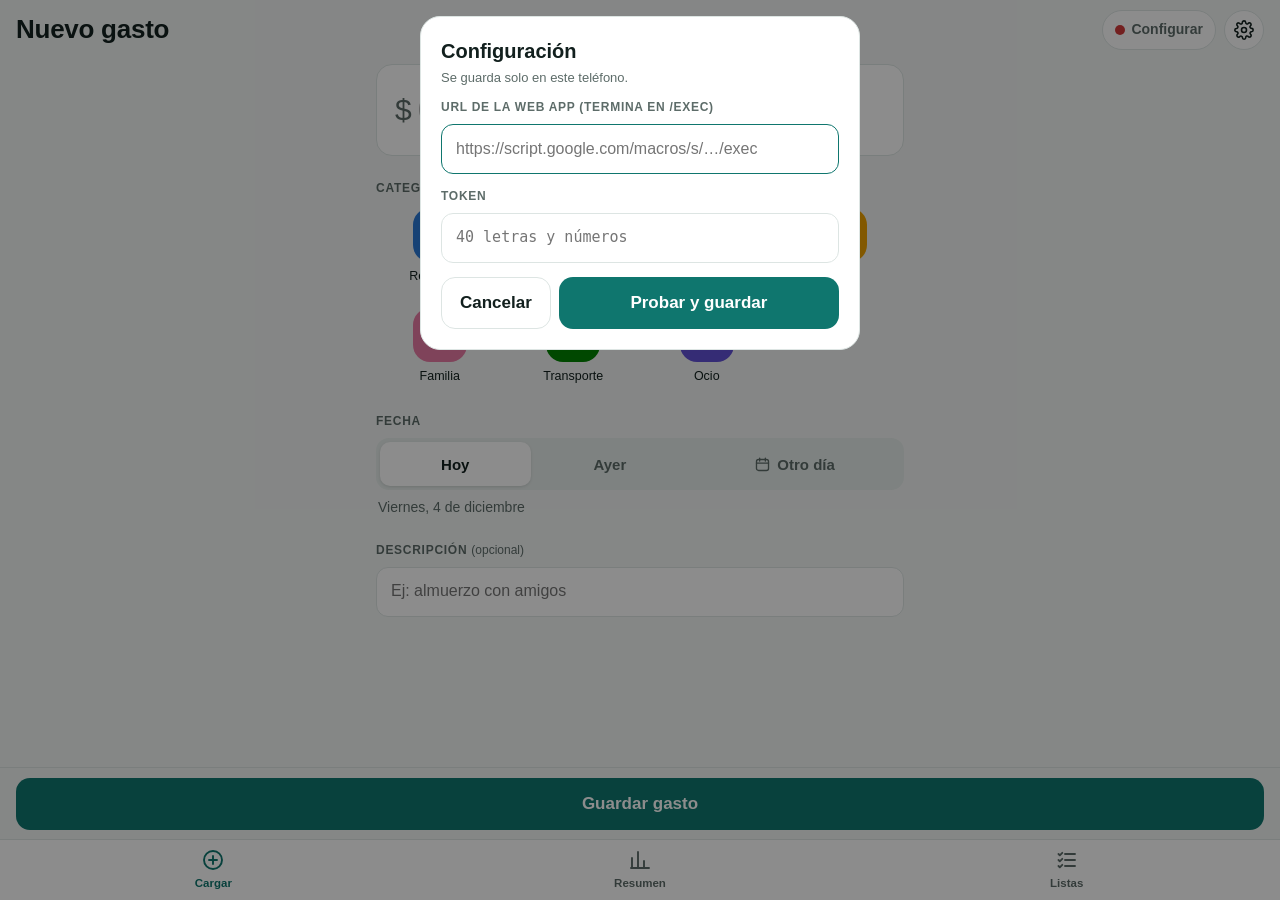
<file: index.html>
<!doctype html>
<html lang="es-AR">
<head>
  <meta charset="utf-8">
  <meta name="viewport" content="width=device-width, initial-scale=1, viewport-fit=cover">
  <title>Gastos</title>
  <meta name="theme-color" content="#0f766e">
  <meta name="apple-mobile-web-app-capable" content="yes">
  <meta name="mobile-web-app-capable" content="yes">
  <meta name="apple-mobile-web-app-status-bar-style" content="black-translucent">
  <meta name="apple-mobile-web-app-title" content="Gastos">
  <link rel="manifest" href="./manifest.json">
  <link rel="apple-touch-icon" href="./icons/icon-180.png?v=2">
  <link rel="icon" type="image/png" href="./icons/icon-192.png?v=2">
  <link rel="stylesheet" href="./styles.css">
</head>
<body class="en-cargar">
  <header class="top">
    <h1 id="titulo">Nuevo gasto</h1>
    <div class="top-actions">
      <button id="estado" class="estado" type="button" aria-label="Estado de sincronización">
        <span class="estado-punto" aria-hidden="true"></span><span class="estado-txt"></span>
      </button>
      <button id="btn-config" class="icon-btn" type="button" aria-label="Configuración" data-icono="ajustes"></button>
    </div>
  </header>

  <main>
    <!-- CARGAR / EDITAR -->
    <section id="vista-cargar" class="vista activa">
      <form id="form" autocomplete="off" novalidate>
        <div class="monto-wrap">
          <span class="signo" aria-hidden="true">$</span>
          <input id="monto" name="monto" type="text" inputmode="decimal" placeholder="0" enterkeyhint="done" autocomplete="off" aria-label="Monto" required>
          <button id="monto-borrar" class="monto-x" type="button" aria-label="Borrar monto" hidden>×</button>
        </div>

        <fieldset class="campo">
          <legend class="etiqueta">Categoría</legend>
          <div id="categorias" class="cat-grid"></div>
        </fieldset>

        <div class="campo">
          <span class="etiqueta" id="lbl-fecha">Fecha</span>
          <div class="segmento" role="group" aria-labelledby="lbl-fecha">
            <button type="button" class="seg" data-dias="0">Hoy</button>
            <button type="button" class="seg" data-dias="1">Ayer</button>
            <label class="seg seg-otro" id="seg-otro">
              <span data-icono="calendario"></span><span id="fecha-otro-txt">Otro día</span>
              <input id="fecha" name="fecha" type="date" required aria-label="Elegir otro día">
            </label>
          </div>
          <p id="fecha-larga" class="fecha-larga"></p>
        </div>

        <div class="campo">
          <label class="etiqueta" for="descripcion">Descripción <span class="opcional">(opcional)</span></label>
          <input id="descripcion" name="descripcion" type="text" maxlength="200" placeholder="Ej: almuerzo con amigos">
        </div>

        <p id="error-form" class="error" hidden></p>
      </form>
    </section>

    <!-- RESUMEN -->
    <section id="vista-resumen" class="vista">
      <div class="mes-nav">
        <button id="mes-ant" class="icon-btn" type="button" aria-label="Mes anterior" data-icono="izquierda"></button>
        <h2 id="mes-label">—</h2>
        <button id="mes-sig" class="icon-btn" type="button" aria-label="Mes siguiente" data-icono="derecha"></button>
      </div>

      <section class="tarjeta hero" aria-labelledby="total-etq">
        <span id="total-etq" class="etiqueta">Total del mes</span>
        <strong id="total-mes" class="total-num">$ 0</strong>
        <p id="hero-detalle" class="hero-detalle"></p>
        <p id="comparacion" class="comparacion" hidden></p>
      </section>

      <section class="tarjeta">
        <h3 class="etiqueta">Por categoría</h3>
        <ul id="por-categoria" class="barras"></ul>
      </section>

      <section class="tarjeta" id="card-gastos">
        <div class="card-head">
          <h3 class="etiqueta">Gastos</h3>
          <button id="filtro-chip" class="filtro-chip" type="button" aria-label="Quitar filtro" hidden>
            <span id="filtro-texto"></span><span class="x" aria-hidden="true">×</span>
          </button>
        </div>
        <div id="lista"></div>
      </section>
    </section>

    <!-- LISTAS -->
    <section id="vista-listas" class="vista">
      <div id="listas-indice" class="listas-indice">
        <p id="listas-aviso" class="aviso" hidden></p>
        <ul id="listas-ul" class="listas-ul"></ul>
        <form id="form-nueva-lista" class="fila-agregar" autocomplete="off">
          <input id="nueva-lista" type="text" maxlength="60" placeholder="Nueva lista, ej: Supermercado" aria-label="Nombre de la nueva lista" enterkeyhint="done">
          <button type="submit" class="icon-btn agregar" aria-label="Crear lista" data-icono="mas"></button>
        </form>
      </div>

      <div id="lista-detalle" class="lista-detalle" hidden>
        <div class="detalle-nav">
          <button id="lista-volver" class="volver" type="button"><span data-icono="izquierda"></span>Listas</button>
          <button id="lista-menu" class="icon-btn" type="button" aria-label="Opciones de la lista" data-icono="opciones"></button>
        </div>
        <form id="form-item" class="fila-agregar" autocomplete="off">
          <input id="nuevo-item" type="text" maxlength="200" placeholder="Agregar ítem" aria-label="Nuevo ítem" enterkeyhint="send">
          <button type="submit" class="icon-btn agregar" aria-label="Agregar ítem" data-icono="mas"></button>
        </form>
        <ul id="items-ul" class="items-ul"></ul>
        <p id="items-resumen" class="items-resumen"></p>
      </div>
    </section>
  </main>

  <!-- Acción principal fija (solo en Cargar) -->
  <div class="barra-accion" id="barra-accion">
    <button id="btn-borrar" class="icon-btn peligro" type="button" aria-label="Borrar gasto" data-icono="papelera" hidden></button>
    <button id="btn-cancelar" class="secundario" type="button" hidden>Cancelar</button>
    <button id="btn-guardar" class="primario" type="submit" form="form">Guardar gasto</button>
  </div>

  <nav class="tabs">
    <button class="tab activa" data-vista="cargar" type="button"><span data-icono="mas"></span>Cargar</button>
    <button class="tab" data-vista="resumen" type="button"><span data-icono="resumen"></span>Resumen</button>
    <button class="tab" data-vista="listas" type="button"><span data-icono="listas"></span>Listas</button>
  </nav>

  <dialog id="dlg-lista">
    <form id="form-renombrar" autocomplete="off" novalidate>
      <h2>Opciones de la lista</h2>
      <label class="etiqueta" for="lista-nuevo-nombre">Nombre</label>
      <div class="fila-agregar">
        <input id="lista-nuevo-nombre" type="text" maxlength="60">
        <button type="submit" class="secundario">Guardar</button>
      </div>
      <div class="menu-acciones">
        <button id="op-desmarcar" type="button" class="secundario">Desmarcar todo</button>
        <button id="op-limpiar" type="button" class="secundario">Borrar tachados</button>
        <button id="op-borrar-lista" type="button" class="secundario texto-peligro">Borrar la lista</button>
        <button id="op-cerrar" type="button" class="primario" autofocus>Listo</button>
      </div>
    </form>
  </dialog>

  <dialog id="dlg-config">
    <form id="form-config" autocomplete="off" novalidate>
      <h2>Configuración</h2>
      <p class="sub">Se guarda solo en este teléfono.</p>
      <p id="cfg-msg" class="cfg-msg" aria-live="polite" hidden></p>
      <label class="etiqueta" for="cfg-url">URL de la Web App (termina en /exec)</label>
      <input id="cfg-url" type="text" inputmode="url" placeholder="https://script.google.com/macros/s/…/exec" autocapitalize="off" autocorrect="off" autocomplete="off" spellcheck="false">
      <label class="etiqueta" for="cfg-token">Token</label>
      <input id="cfg-token" type="text" autocapitalize="off" autocorrect="off" autocomplete="off" spellcheck="false" placeholder="40 letras y números">
      <div class="acciones">
        <button id="cfg-cancelar" class="secundario" type="button">Cancelar</button>
        <button id="cfg-guardar" class="primario" type="button">Probar y guardar</button>
      </div>
    </form>
  </dialog>

  <div id="toast" class="toast" role="status" hidden></div>

  <script src="./app.js"></script>
</body>
</html>
</file>
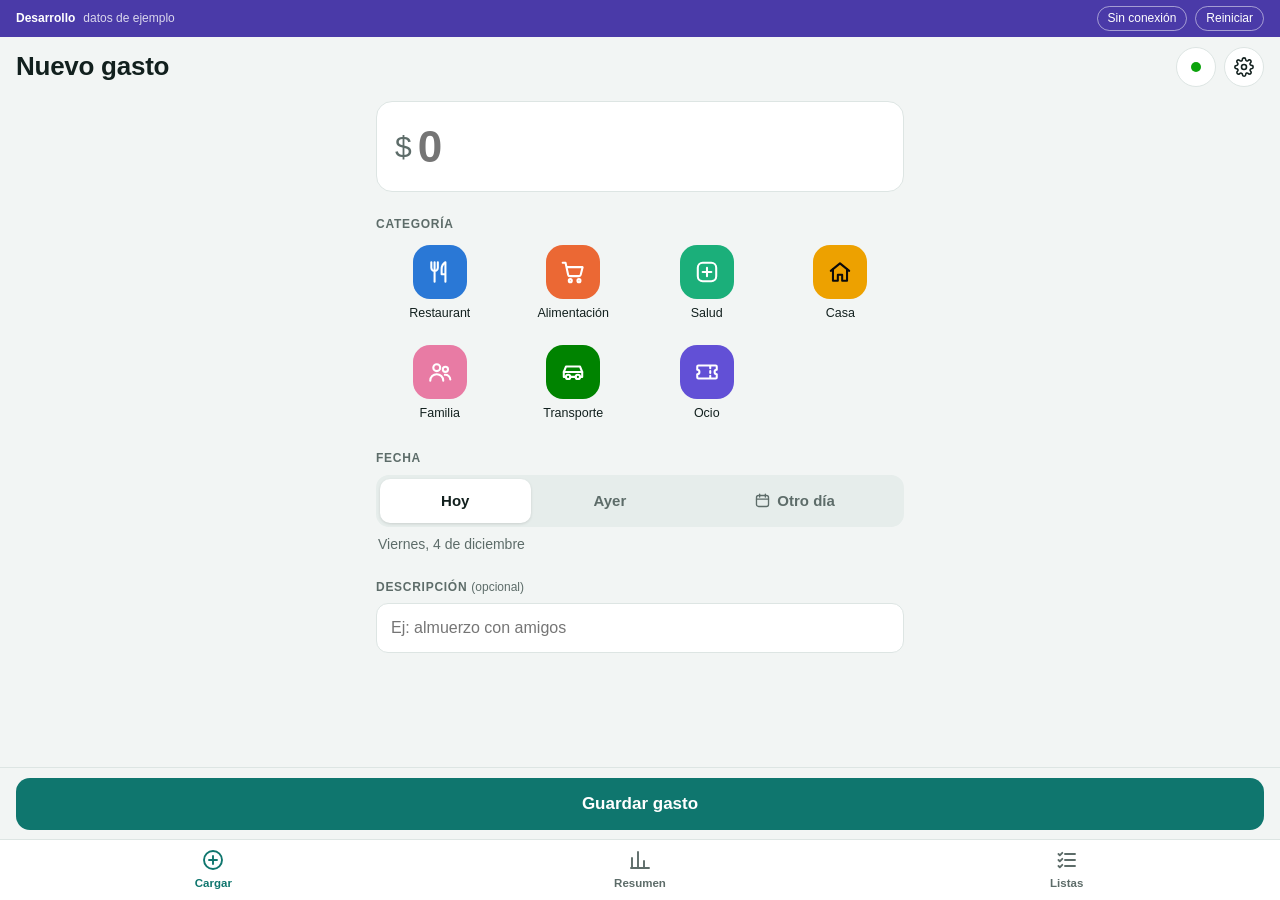
<file: dev/index.html>
<!doctype html>
<html lang="es-AR">
<head>
  <meta charset="utf-8">
  <meta name="viewport" content="width=device-width, initial-scale=1, viewport-fit=cover">
  <title>Gastos (desarrollo)</title>
  <meta name="theme-color" content="#0f766e">
  <meta name="apple-mobile-web-app-capable" content="yes">
  <meta name="mobile-web-app-capable" content="yes">
  <meta name="apple-mobile-web-app-status-bar-style" content="black-translucent">
  <meta name="apple-mobile-web-app-title" content="Gastos">
  <link rel="manifest" href="../manifest.json">
  <link rel="apple-touch-icon" href="../icons/icon-180.png?v=2">
  <link rel="icon" type="image/png" href="../icons/icon-192.png?v=2">
  <link rel="stylesheet" href="./styles.css">
  <script src="./mock.js"></script><!-- SOLO DESARROLLO: quitar al pasar a producción -->
</head>
<body class="en-cargar">
  <header class="top">
    <h1 id="titulo">Nuevo gasto</h1>
    <div class="top-actions">
      <button id="estado" class="estado" type="button" aria-label="Estado de sincronización">
        <span class="estado-punto" aria-hidden="true"></span><span class="estado-txt"></span>
      </button>
      <button id="btn-config" class="icon-btn" type="button" aria-label="Configuración" data-icono="ajustes"></button>
    </div>
  </header>

  <main>
    <!-- CARGAR / EDITAR -->
    <section id="vista-cargar" class="vista activa">
      <form id="form" autocomplete="off" novalidate>
        <div class="monto-wrap">
          <span class="signo" aria-hidden="true">$</span>
          <input id="monto" name="monto" type="text" inputmode="decimal" placeholder="0" enterkeyhint="done" autocomplete="off" aria-label="Monto" required>
          <button id="monto-borrar" class="monto-x" type="button" aria-label="Borrar monto" hidden>×</button>
        </div>

        <fieldset class="campo">
          <legend class="etiqueta">Categoría</legend>
          <div id="categorias" class="cat-grid"></div>
        </fieldset>

        <div class="campo">
          <span class="etiqueta" id="lbl-fecha">Fecha</span>
          <div class="segmento" role="group" aria-labelledby="lbl-fecha">
            <button type="button" class="seg" data-dias="0">Hoy</button>
            <button type="button" class="seg" data-dias="1">Ayer</button>
            <label class="seg seg-otro" id="seg-otro">
              <span data-icono="calendario"></span><span id="fecha-otro-txt">Otro día</span>
              <input id="fecha" name="fecha" type="date" required aria-label="Elegir otro día">
            </label>
          </div>
          <p id="fecha-larga" class="fecha-larga"></p>
        </div>

        <div class="campo">
          <label class="etiqueta" for="descripcion">Descripción <span class="opcional">(opcional)</span></label>
          <input id="descripcion" name="descripcion" type="text" maxlength="200" placeholder="Ej: almuerzo con amigos">
        </div>

        <p id="error-form" class="error" hidden></p>
      </form>
    </section>

    <!-- RESUMEN -->
    <section id="vista-resumen" class="vista">
      <div class="mes-nav">
        <button id="mes-ant" class="icon-btn" type="button" aria-label="Mes anterior" data-icono="izquierda"></button>
        <h2 id="mes-label">—</h2>
        <button id="mes-sig" class="icon-btn" type="button" aria-label="Mes siguiente" data-icono="derecha"></button>
      </div>

      <section class="tarjeta hero" aria-labelledby="total-etq">
        <span id="total-etq" class="etiqueta">Total del mes</span>
        <strong id="total-mes" class="total-num">$ 0</strong>
        <p id="hero-detalle" class="hero-detalle"></p>
        <p id="comparacion" class="comparacion" hidden></p>
      </section>

      <section class="tarjeta">
        <h3 class="etiqueta">Por categoría</h3>
        <ul id="por-categoria" class="barras"></ul>
      </section>

      <section class="tarjeta" id="card-gastos">
        <div class="card-head">
          <h3 class="etiqueta">Gastos</h3>
          <button id="filtro-chip" class="filtro-chip" type="button" aria-label="Quitar filtro" hidden>
            <span id="filtro-texto"></span><span class="x" aria-hidden="true">×</span>
          </button>
        </div>
        <div id="lista"></div>
      </section>
    </section>

    <!-- LISTAS -->
    <section id="vista-listas" class="vista">
      <div id="listas-indice" class="listas-indice">
        <p id="listas-aviso" class="aviso" hidden></p>
        <ul id="listas-ul" class="listas-ul"></ul>
        <form id="form-nueva-lista" class="fila-agregar" autocomplete="off">
          <input id="nueva-lista" type="text" maxlength="60" placeholder="Nueva lista, ej: Supermercado" aria-label="Nombre de la nueva lista" enterkeyhint="done">
          <button type="submit" class="icon-btn agregar" aria-label="Crear lista" data-icono="mas"></button>
        </form>
      </div>

      <div id="lista-detalle" class="lista-detalle" hidden>
        <div class="detalle-nav">
          <button id="lista-volver" class="volver" type="button"><span data-icono="izquierda"></span>Listas</button>
          <button id="lista-menu" class="icon-btn" type="button" aria-label="Opciones de la lista" data-icono="opciones"></button>
        </div>
        <form id="form-item" class="fila-agregar" autocomplete="off">
          <input id="nuevo-item" type="text" maxlength="200" placeholder="Agregar ítem" aria-label="Nuevo ítem" enterkeyhint="send">
          <button type="submit" class="icon-btn agregar" aria-label="Agregar ítem" data-icono="mas"></button>
        </form>
        <ul id="items-ul" class="items-ul"></ul>
        <p id="items-resumen" class="items-resumen"></p>
      </div>
    </section>
  </main>

  <!-- Acción principal fija (solo en Cargar) -->
  <div class="barra-accion" id="barra-accion">
    <button id="btn-borrar" class="icon-btn peligro" type="button" aria-label="Borrar gasto" data-icono="papelera" hidden></button>
    <button id="btn-cancelar" class="secundario" type="button" hidden>Cancelar</button>
    <button id="btn-guardar" class="primario" type="submit" form="form">Guardar gasto</button>
  </div>

  <nav class="tabs">
    <button class="tab activa" data-vista="cargar" type="button"><span data-icono="mas"></span>Cargar</button>
    <button class="tab" data-vista="resumen" type="button"><span data-icono="resumen"></span>Resumen</button>
    <button class="tab" data-vista="listas" type="button"><span data-icono="listas"></span>Listas</button>
  </nav>

  <dialog id="dlg-lista">
    <form id="form-renombrar" autocomplete="off" novalidate>
      <h2>Opciones de la lista</h2>
      <label class="etiqueta" for="lista-nuevo-nombre">Nombre</label>
      <div class="fila-agregar">
        <input id="lista-nuevo-nombre" type="text" maxlength="60">
        <button type="submit" class="secundario">Guardar</button>
      </div>
      <div class="menu-acciones">
        <button id="op-desmarcar" type="button" class="secundario">Desmarcar todo</button>
        <button id="op-limpiar" type="button" class="secundario">Borrar tachados</button>
        <button id="op-borrar-lista" type="button" class="secundario texto-peligro">Borrar la lista</button>
        <button id="op-cerrar" type="button" class="primario" autofocus>Listo</button>
      </div>
    </form>
  </dialog>

  <dialog id="dlg-config">
    <form id="form-config" autocomplete="off" novalidate>
      <h2>Configuración</h2>
      <p class="sub">Se guarda solo en este teléfono.</p>
      <p id="cfg-msg" class="cfg-msg" aria-live="polite" hidden></p>
      <label class="etiqueta" for="cfg-url">URL de la Web App (termina en /exec)</label>
      <input id="cfg-url" type="text" inputmode="url" placeholder="https://script.google.com/macros/s/…/exec" autocapitalize="off" autocorrect="off" autocomplete="off" spellcheck="false">
      <label class="etiqueta" for="cfg-token">Token</label>
      <input id="cfg-token" type="text" autocapitalize="off" autocorrect="off" autocomplete="off" spellcheck="false" placeholder="40 letras y números">
      <div class="acciones">
        <button id="cfg-cancelar" class="secundario" type="button">Cancelar</button>
        <button id="cfg-guardar" class="primario" type="button">Probar y guardar</button>
      </div>
    </form>
  </dialog>

  <div id="toast" class="toast" role="status" hidden></div>

  <script src="./app.js"></script>
</body>
</html>
</file>
<file: styles.css>
/* Layout: app de una columna, acción principal fija abajo (sobre las pestañas), resumen de lo general al detalle. */
:root {
  --bg: #f2f5f4;
  --card: #ffffff;
  --text: #12201e;
  --muted: #5d6c69;
  --border: #dde5e3;
  --track: #e6edeb;
  --seg-activo: #ffffff;
  --accent: #0f766e;
  --accent-soft: #d6eeea;
  --on-accent: #ffffff;
  --danger: #b42318;
  --danger-soft: #fde8e6;
  --good-text: #006300;
  --good-soft: #e0f3e0;
  --warn-text: #8a5300;
  --warn-soft: #fdf0d5;
  --dot-ok: #0ca30c;
  --dot-warn: #e59a00;
  --dot-err: #d03b3b;
  /* Categorías: paleta categórica validada (orden fijo) */
  --cat-1: #2a78d6; --cat-2: #eb6834; --cat-3: #1baf7a; --cat-4: #eda100;
  --cat-5: #e87ba4; --cat-6: #008300; --cat-7: #6250d6;
  --cat-ink: #ffffff; --cat-ink-4: #0b0b0b;
  --radius: 16px;
  --font: -apple-system, BlinkMacSystemFont, "SF Pro Text", "Segoe UI", Roboto, sans-serif;
  --h-tabs: 60px;
  --h-accion: 72px;
  color-scheme: light;
}
@media (prefers-color-scheme: dark) {
  :root:not([data-theme="light"]) {
    --bg: #0c1211; --card: #151f1e; --text: #e8efee; --muted: #94a39f;
    --border: #253230; --track: #21302d; --seg-activo: #3a4e4a; --accent: #2bb3a5; --accent-soft: #163b37; --on-accent: #04201d;
    --danger: #ff6b5e; --danger-soft: #3a1a17; --good-text: #4cd04c; --good-soft: #15301a;
    --warn-text: #f0b54a; --warn-soft: #352a12;
    --cat-1: #3987e5; --cat-2: #d95926; --cat-3: #199e70; --cat-4: #c98500;
    --cat-5: #d55181; --cat-6: #008300; --cat-7: #9085e9; --cat-ink-4: #ffffff;
    color-scheme: dark;
  }
}
:root[data-theme="dark"] {
  --bg: #0c1211; --card: #151f1e; --text: #e8efee; --muted: #94a39f;
  --border: #253230; --track: #21302d; --seg-activo: #3a4e4a; --accent: #2bb3a5; --accent-soft: #163b37; --on-accent: #04201d;
  --danger: #ff6b5e; --danger-soft: #3a1a17; --good-text: #4cd04c; --good-soft: #15301a;
  --warn-text: #f0b54a; --warn-soft: #352a12;
  --cat-1: #3987e5; --cat-2: #d95926; --cat-3: #199e70; --cat-4: #c98500;
  --cat-5: #d55181; --cat-6: #008300; --cat-7: #9085e9; --cat-ink-4: #ffffff;
  color-scheme: dark;
}

.cat-restaurant { --c: var(--cat-1); --ink: var(--cat-ink); }
.cat-alimentacion { --c: var(--cat-2); --ink: var(--cat-ink); }
.cat-salud { --c: var(--cat-3); --ink: var(--cat-ink); }
.cat-casa { --c: var(--cat-4); --ink: var(--cat-ink-4); }
.cat-familia { --c: var(--cat-5); --ink: var(--cat-ink); }
.cat-transporte { --c: var(--cat-6); --ink: var(--cat-ink); }
.cat-ocio { --c: var(--cat-7); --ink: var(--cat-ink); }

* { box-sizing: border-box; }
[hidden] { display: none !important; }
html, body { margin: 0; }
body {
  background: var(--bg);
  color: var(--text);
  font: 16px/1.4 var(--font);
  -webkit-tap-highlight-color: transparent;
  padding-bottom: calc(var(--h-tabs) + env(safe-area-inset-bottom) + 16px);
  min-height: 100vh;
}
body.en-cargar { padding-bottom: calc(var(--h-tabs) + var(--h-accion) + env(safe-area-inset-bottom) + 16px); }
button, input { font: inherit; color: inherit; }
button { cursor: pointer; }
button:focus-visible, input:focus-visible, .seg:focus-within { outline: 2px solid var(--accent); outline-offset: 2px; }
svg.ic { width: 1em; height: 1em; display: block; }
.etiqueta {
  display: block; font-size: 12px; font-weight: 600; letter-spacing: .06em; text-transform: uppercase;
  color: var(--muted); margin: 0 0 8px; padding: 0;
}
.opcional { text-transform: none; letter-spacing: 0; font-weight: 400; }

/* Encabezado */
.top {
  position: sticky; top: 0; z-index: 5;
  display: flex; align-items: center; justify-content: space-between; gap: 12px;
  padding: calc(env(safe-area-inset-top) + 10px) max(16px, env(safe-area-inset-right)) 10px max(16px, env(safe-area-inset-left));
  background: var(--bg);
}
.top h1 { font-size: 26px; line-height: 1.15; margin: 0; letter-spacing: -.01em; }
.top-actions { display: flex; gap: 8px; align-items: center; }
.icon-btn {
  width: 40px; height: 40px; border-radius: 50%; border: 1px solid var(--border); background: var(--card);
  display: grid; place-items: center; font-size: 20px; color: var(--text); padding: 0; flex: none;
}
.icon-btn:disabled { visibility: hidden; }
.estado {
  height: 40px; min-width: 40px; padding: 0 12px; border-radius: 999px; border: 1px solid var(--border);
  background: var(--card); display: inline-flex; align-items: center; justify-content: center; gap: 6px;
  font-size: 14px; font-weight: 600; color: var(--muted);
}
.estado-punto { width: 10px; height: 10px; border-radius: 50%; background: var(--muted); flex: none; }
.estado-txt:empty { display: none; }
.estado[data-estado="ok"] .estado-punto { background: var(--dot-ok); }
.estado[data-estado="pend"] .estado-punto { background: var(--dot-warn); }
.estado[data-estado="pend"] { color: var(--warn-text); }
.estado[data-estado="err"] .estado-punto { background: var(--dot-err); }
.estado[data-estado="sync"] .estado-punto { background: var(--accent); animation: latido 1s ease-in-out infinite; }
@keyframes latido { 50% { opacity: .3; } }
@media (prefers-reduced-motion: reduce) { .estado[data-estado="sync"] .estado-punto { animation: none; } }

main { padding: 4px max(16px, env(safe-area-inset-right)) 16px max(16px, env(safe-area-inset-left)); max-width: 560px; margin: 0 auto; }
.vista { display: none; }
.vista.activa { display: flex; flex-direction: column; gap: 22px; }
.vista#vista-resumen.activa { gap: 12px; }
#form { display: flex; flex-direction: column; gap: 24px; }

/* Monto */
.monto-wrap {
  display: flex; align-items: center; gap: 6px; min-height: 84px;
  background: var(--card); border: 1px solid var(--border); border-radius: var(--radius);
  padding: 14px 10px 14px 18px;
}
.monto-wrap:focus-within { border-color: var(--accent); }
.signo { font-size: 30px; color: var(--muted); font-weight: 500; }
#monto {
  border: 0; background: transparent; outline: none; font-size: 44px; font-weight: 700; letter-spacing: -.02em;
  flex: 1; min-width: 0; width: 100%; padding: 0; font-variant-numeric: tabular-nums;
}
#monto.mediano { font-size: 34px; }
#monto.chico { font-size: 27px; }
.monto-x {
  flex: none; width: 40px; height: 40px; border-radius: 50%; border: 0; padding: 0;
  background: var(--track); color: var(--muted); font-size: 24px; line-height: 1; display: grid; place-items: center;
}
.monto-x[hidden] { display: none; }

/* Formulario */
.campo { border: 0; padding: 0; margin: 0; min-width: 0; }
input[type="text"] {
  width: 100%; min-height: 50px; padding: 10px 14px; border-radius: 12px;
  border: 1px solid var(--border); background: var(--card); font-size: 16px;
  -webkit-appearance: none; appearance: none;
}
input[type="text"]:focus { border-color: var(--accent); outline: none; }

/* Categorías: grilla de 4 */
.cat-grid { display: grid; grid-template-columns: repeat(4, 1fr); gap: 14px 6px; }
.cat-tile {
  display: flex; flex-direction: column; align-items: center; gap: 6px; padding: 4px 0;
  border: 0; background: transparent; border-radius: 12px; transition: opacity .15s;
}
.cat-chip {
  width: 54px; height: 54px; border-radius: 17px; display: grid; place-items: center;
  background: var(--c); color: var(--ink); font-size: 26px; transition: box-shadow .15s, transform .15s;
}
.cat-nombre { font-size: 12.5px; color: var(--text); max-width: 100%; overflow: hidden; text-overflow: ellipsis; white-space: nowrap; }
.cat-tile[aria-pressed="true"] .cat-chip { box-shadow: 0 0 0 3px var(--bg), 0 0 0 5px var(--c); transform: scale(1.04); }
.cat-tile[aria-pressed="true"] .cat-nombre { font-weight: 700; }
.cat-grid.con-seleccion .cat-tile[aria-pressed="false"] { opacity: .6; }
@media (prefers-reduced-motion: reduce) { .cat-chip, .cat-tile { transition: none; } }

/* Fecha: control segmentado */
.segmento { display: grid; grid-template-columns: 1fr 1fr 1.4fr; gap: 4px; background: var(--track); border-radius: 13px; padding: 4px; }
.seg {
  position: relative; min-height: 44px; border: 0; border-radius: 10px; background: transparent;
  font-size: 15px; font-weight: 600; color: var(--muted); display: flex; align-items: center; justify-content: center; gap: 6px;
  overflow: hidden; padding: 0 6px; white-space: nowrap;
}
.seg.activa { background: var(--seg-activo); color: var(--text); box-shadow: 0 1px 3px rgba(0, 0, 0, .12); }
.seg-otro input {
  position: absolute; inset: 0; width: 100%; height: 100%; opacity: 0; border: 0; padding: 0; margin: 0;
  -webkit-appearance: none; appearance: none; cursor: pointer;
}
.seg [data-icono] { font-size: 17px; }
.fecha-larga { margin: 8px 2px 0; font-size: 14px; color: var(--muted); }
.fecha-larga::first-letter { text-transform: uppercase; }

/* Acción principal fija */
.barra-accion {
  position: fixed; left: 0; right: 0; z-index: 4;
  bottom: calc(var(--h-tabs) + env(safe-area-inset-bottom));
  display: none; gap: 8px; align-items: center;
  padding: 10px max(16px, env(safe-area-inset-right)) 10px max(16px, env(safe-area-inset-left));
  background: var(--bg); border-top: 1px solid var(--border);
}
body.en-cargar .barra-accion { display: flex; }
.barra-accion .icon-btn { width: 52px; height: 52px; border-radius: 14px; }
.primario, .secundario {
  min-height: 52px; border-radius: 14px; border: 0; font-weight: 650; font-size: 17px; padding: 0 18px;
}
.primario { flex: 1; background: var(--accent); color: var(--on-accent); font-variant-numeric: tabular-nums; }
.primario:disabled { opacity: .5; }
.secundario { background: var(--card); border: 1px solid var(--border); }
.peligro { background: var(--danger-soft); color: var(--danger); border-color: transparent; font-size: 22px; }
.error { color: var(--danger); margin: -8px 0 0; font-size: 14px; font-weight: 600; }

/* Resumen */
.mes-nav { display: flex; align-items: center; justify-content: space-between; }
.mes-nav h2 { font-size: 18px; margin: 0; }
.tarjeta { background: var(--card); border: 1px solid var(--border); border-radius: var(--radius); padding: 16px; }
.hero { display: flex; flex-direction: column; gap: 4px; }
.hero .etiqueta { margin: 0; }
.total-num { font-size: 40px; line-height: 1.1; font-weight: 750; letter-spacing: -.02em; font-variant-numeric: tabular-nums; }
.hero-detalle { margin: 0; font-size: 14px; color: var(--muted); font-variant-numeric: tabular-nums; }
.comparacion {
  align-self: flex-start; margin: 8px 0 0; padding: 5px 10px; border-radius: 999px;
  font-size: 13px; font-weight: 600; background: var(--track); color: var(--muted);
}
.comparacion.sube { background: var(--warn-soft); color: var(--warn-text); }
.comparacion.baja { background: var(--good-soft); color: var(--good-text); }

.barras { list-style: none; margin: 0; padding: 0; display: grid; gap: 2px; }
.cat-btn {
  display: grid; grid-template-columns: 30px 1fr auto; align-items: center; gap: 4px 10px;
  width: calc(100% + 16px); margin: 0 -8px; padding: 8px; text-align: left;
  border: 1px solid transparent; background: transparent; border-radius: 12px; transition: opacity .15s;
}
.cat-btn .cat-chip { width: 30px; height: 30px; border-radius: 9px; font-size: 16px; grid-row: span 2; }
.cat-btn .nombre { font-size: 15px; }
.cat-btn .monto { font-weight: 650; font-variant-numeric: tabular-nums; white-space: nowrap; }
.cat-btn .pct { color: var(--muted); font-weight: 400; font-size: 13px; margin-left: 6px; }
.barra { grid-column: 2 / -1; height: 6px; border-radius: 3px; background: var(--track); overflow: hidden; }
.barra > i { display: block; height: 100%; background: var(--accent); border-radius: 3px; }
.cat-btn.activa { background: var(--accent-soft); border-color: var(--accent); }
.barras.filtrando .cat-btn:not(.activa) { opacity: .45; }

#card-gastos { scroll-margin-top: calc(76px + env(safe-area-inset-top)); }
.card-head { display: flex; align-items: center; justify-content: space-between; gap: 8px; min-height: 34px; margin-bottom: 4px; }
.card-head .etiqueta { margin: 0; }
.filtro-chip {
  display: inline-flex; align-items: center; gap: 8px; min-height: 34px; padding: 3px 4px 3px 12px; max-width: 75%;
  border-radius: 999px; border: 1px solid var(--accent); background: var(--accent-soft);
  color: var(--text); font-size: 14px; font-weight: 600;
}
.filtro-chip[hidden] { display: none; }
#filtro-texto { white-space: nowrap; overflow: hidden; text-overflow: ellipsis; }
.filtro-chip .x {
  flex: none; width: 26px; height: 26px; border-radius: 50%; display: grid; place-items: center;
  background: var(--accent); color: var(--on-accent); font-size: 18px; line-height: 1;
}

.dia-head {
  display: flex; justify-content: space-between; padding: 14px 0 4px;
  font-size: 12px; font-weight: 600; letter-spacing: .05em; text-transform: uppercase; color: var(--muted);
  font-variant-numeric: tabular-nums;
}
.dia:first-child .dia-head { padding-top: 6px; }
.item {
  display: grid; grid-template-columns: 36px 1fr auto; align-items: center; gap: 12px;
  width: 100%; padding: 7px 0; border: 0; background: transparent; text-align: left;
}
.item .cat-chip { width: 36px; height: 36px; border-radius: 11px; font-size: 19px; }
.item .info { min-width: 0; }
.item .cat { display: block; font-weight: 600; font-size: 15px; }
.item .desc { display: block; font-size: 13px; color: var(--muted); white-space: nowrap; overflow: hidden; text-overflow: ellipsis; }
.item .monto { font-weight: 650; font-variant-numeric: tabular-nums; white-space: nowrap; }
.item .pend { color: var(--dot-warn); font-size: 11px; margin-left: 4px; vertical-align: 2px; }
.vacio { color: var(--muted); text-align: center; padding: 16px 0; margin: 0; }

/* Listas */
.listas-indice, .lista-detalle { display: flex; flex-direction: column; gap: 14px; }
.aviso { margin: 0; padding: 10px 12px; border-radius: 12px; background: var(--warn-soft); color: var(--warn-text); font-size: 14px; font-weight: 600; }
.listas-ul, .items-ul { list-style: none; margin: 0; padding: 0; }
.listas-ul { display: flex; flex-direction: column; gap: 8px; }
.lista-card {
  display: flex; align-items: center; gap: 12px; width: 100%; min-height: 64px; padding: 12px 12px 12px 16px;
  background: var(--card); border: 1px solid var(--border); border-radius: var(--radius); text-align: left; font-size: 22px; color: var(--muted);
}
.lista-card .info { flex: 1; min-width: 0; display: flex; flex-direction: column; gap: 2px; }
.lista-card .nombre { font-size: 17px; font-weight: 650; color: var(--text); overflow: hidden; text-overflow: ellipsis; white-space: nowrap; }
.lista-card .detalle { font-size: 14px; color: var(--muted); }
.lista-card.completa .detalle { color: var(--good-text); }

.fila-agregar { display: flex; gap: 8px; align-items: center; }
.fila-agregar input { flex: 1; min-width: 0; }
.icon-btn.agregar { width: 50px; height: 50px; border-radius: 12px; background: var(--accent); color: var(--on-accent); border: 0; font-size: 24px; }

.detalle-nav { display: flex; align-items: center; justify-content: space-between; }
.volver {
  display: inline-flex; align-items: center; gap: 2px; min-height: 40px; padding: 0 10px 0 2px; border: 0; background: transparent;
  color: var(--accent); font-size: 16px; font-weight: 600;
}
.volver [data-icono] { font-size: 22px; }

.items-ul { background: var(--card); border: 1px solid var(--border); border-radius: var(--radius); padding: 4px 0; }
.items-ul .vacio { padding: 20px 16px; }
.item-fila { display: flex; align-items: center; gap: 4px; min-height: 52px; padding: 0 8px 0 4px; }
.item-fila + .item-fila { border-top: 1px solid var(--border); }
.check {
  flex: none; width: 48px; height: 48px; border: 0; background: transparent; padding: 0;
  display: grid; place-items: center; color: transparent; font-size: 17px;
}
.check::before {
  content: ""; grid-area: 1 / 1; width: 26px; height: 26px; border-radius: 50%;
  border: 2px solid var(--muted); box-sizing: border-box; transition: background .15s, border-color .15s;
}
.check .ic { grid-area: 1 / 1; position: relative; stroke-width: 3; }
.item-fila.hecho .check { color: var(--on-accent); }
.item-fila.hecho .check::before { background: var(--accent); border-color: var(--accent); }
.texto {
  flex: 1; min-width: 0; min-height: 48px; border: 0; background: transparent; text-align: left; padding: 8px 4px;
  font-size: 17px; overflow-wrap: anywhere;
}
.item-fila.hecho .texto { color: var(--muted); text-decoration: line-through; text-decoration-color: var(--muted); }
.item-fila.editando { padding-right: 8px; gap: 8px; }
.item-edit { flex: 1; min-width: 0; min-height: 42px !important; }
.item-borrar { width: 42px; height: 42px; border-radius: 12px; font-size: 20px; }
.items-resumen { margin: 0; text-align: center; font-size: 13px; color: var(--muted); }
@media (prefers-reduced-motion: reduce) { .check::before { transition: none; } }

#dlg-lista .fila-agregar { margin-bottom: 16px; }
#dlg-lista .fila-agregar input { margin: 0; }
.menu-acciones { display: flex; flex-direction: column; gap: 8px; }
.menu-acciones button { width: 100%; }
.menu-acciones button:disabled { opacity: .45; }
.texto-peligro { color: var(--danger); }

/* Pestañas */
.tabs {
  position: fixed; left: 0; right: 0; bottom: 0; z-index: 5;
  display: flex; background: var(--card); border-top: 1px solid var(--border);
  padding: 0 env(safe-area-inset-right) env(safe-area-inset-bottom) env(safe-area-inset-left);
}
.tab {
  flex: 1; height: var(--h-tabs); border: 0; background: transparent; font-size: 11.5px; font-weight: 600; color: var(--muted);
  display: flex; flex-direction: column; align-items: center; justify-content: center; gap: 3px;
}
.tab [data-icono] { font-size: 24px; }
.tab.activa { color: var(--accent); }

/* Diálogo */
dialog {
  border: 1px solid var(--border); border-radius: 20px; background: var(--card); color: var(--text);
  width: min(92vw, 440px); padding: 20px; margin-top: calc(16px + env(safe-area-inset-top));
}
dialog::backdrop { background: rgba(0, 0, 0, .45); }
dialog h2 { margin: 0 0 4px; font-size: 20px; }
dialog input { margin-bottom: 14px; }
dialog .acciones { display: flex; gap: 8px; }
dialog .acciones .primario { flex: 1; }
.sub { font-size: 13px; color: var(--muted); margin: 0 0 12px; }
.cfg-msg { margin: 0 0 12px; padding: 10px 12px; border-radius: 10px; font-size: 15px; font-weight: 600; background: var(--accent-soft); }
.cfg-msg.err { background: var(--danger-soft); color: var(--danger); }
#cfg-token { font-family: ui-monospace, Menlo, monospace; font-size: 15px; }

/* Aviso */
.toast {
  position: fixed; left: 50%; transform: translateX(-50%); z-index: 10;
  bottom: calc(var(--h-tabs) + var(--h-accion) + env(safe-area-inset-bottom) + 12px);
  background: var(--text); color: var(--bg); padding: 10px 16px; border-radius: 999px;
  font-size: 14px; font-weight: 500; max-width: calc(100vw - 32px); text-align: center;
}

/* Franja del entorno de desarrollo (mock.js) */
.dev-barra {
  display: flex; align-items: center; gap: 8px; font-size: 12px; white-space: nowrap;
  padding: calc(env(safe-area-inset-top) + 6px) 16px 6px; background: #4a3aa8; color: #fff;
}
.dev-barra span { opacity: .8; margin-right: auto; }
.dev-barra button { border: 1px solid rgba(255, 255, 255, .5); background: transparent; color: #fff; border-radius: 999px; padding: 3px 10px; font-size: 12px; }
.dev-barra + .top { padding-top: 10px; }
</file>
<file: dev/styles.css>
/* Layout: app de una columna, acción principal fija abajo (sobre las pestañas), resumen de lo general al detalle. */
:root {
  --bg: #f2f5f4;
  --card: #ffffff;
  --text: #12201e;
  --muted: #5d6c69;
  --border: #dde5e3;
  --track: #e6edeb;
  --seg-activo: #ffffff;
  --accent: #0f766e;
  --accent-soft: #d6eeea;
  --on-accent: #ffffff;
  --danger: #b42318;
  --danger-soft: #fde8e6;
  --good-text: #006300;
  --good-soft: #e0f3e0;
  --warn-text: #8a5300;
  --warn-soft: #fdf0d5;
  --dot-ok: #0ca30c;
  --dot-warn: #e59a00;
  --dot-err: #d03b3b;
  /* Categorías: paleta categórica validada (orden fijo) */
  --cat-1: #2a78d6; --cat-2: #eb6834; --cat-3: #1baf7a; --cat-4: #eda100;
  --cat-5: #e87ba4; --cat-6: #008300; --cat-7: #6250d6;
  --cat-ink: #ffffff; --cat-ink-4: #0b0b0b;
  --radius: 16px;
  --font: -apple-system, BlinkMacSystemFont, "SF Pro Text", "Segoe UI", Roboto, sans-serif;
  --h-tabs: 60px;
  --h-accion: 72px;
  color-scheme: light;
}
@media (prefers-color-scheme: dark) {
  :root:not([data-theme="light"]) {
    --bg: #0c1211; --card: #151f1e; --text: #e8efee; --muted: #94a39f;
    --border: #253230; --track: #21302d; --seg-activo: #3a4e4a; --accent: #2bb3a5; --accent-soft: #163b37; --on-accent: #04201d;
    --danger: #ff6b5e; --danger-soft: #3a1a17; --good-text: #4cd04c; --good-soft: #15301a;
    --warn-text: #f0b54a; --warn-soft: #352a12;
    --cat-1: #3987e5; --cat-2: #d95926; --cat-3: #199e70; --cat-4: #c98500;
    --cat-5: #d55181; --cat-6: #008300; --cat-7: #9085e9; --cat-ink-4: #ffffff;
    color-scheme: dark;
  }
}
:root[data-theme="dark"] {
  --bg: #0c1211; --card: #151f1e; --text: #e8efee; --muted: #94a39f;
  --border: #253230; --track: #21302d; --seg-activo: #3a4e4a; --accent: #2bb3a5; --accent-soft: #163b37; --on-accent: #04201d;
  --danger: #ff6b5e; --danger-soft: #3a1a17; --good-text: #4cd04c; --good-soft: #15301a;
  --warn-text: #f0b54a; --warn-soft: #352a12;
  --cat-1: #3987e5; --cat-2: #d95926; --cat-3: #199e70; --cat-4: #c98500;
  --cat-5: #d55181; --cat-6: #008300; --cat-7: #9085e9; --cat-ink-4: #ffffff;
  color-scheme: dark;
}

.cat-restaurant { --c: var(--cat-1); --ink: var(--cat-ink); }
.cat-alimentacion { --c: var(--cat-2); --ink: var(--cat-ink); }
.cat-salud { --c: var(--cat-3); --ink: var(--cat-ink); }
.cat-casa { --c: var(--cat-4); --ink: var(--cat-ink-4); }
.cat-familia { --c: var(--cat-5); --ink: var(--cat-ink); }
.cat-transporte { --c: var(--cat-6); --ink: var(--cat-ink); }
.cat-ocio { --c: var(--cat-7); --ink: var(--cat-ink); }

* { box-sizing: border-box; }
[hidden] { display: none !important; }
html, body { margin: 0; }
body {
  background: var(--bg);
  color: var(--text);
  font: 16px/1.4 var(--font);
  -webkit-tap-highlight-color: transparent;
  padding-bottom: calc(var(--h-tabs) + env(safe-area-inset-bottom) + 16px);
  min-height: 100vh;
}
body.en-cargar { padding-bottom: calc(var(--h-tabs) + var(--h-accion) + env(safe-area-inset-bottom) + 16px); }
button, input { font: inherit; color: inherit; }
button { cursor: pointer; }
button:focus-visible, input:focus-visible, .seg:focus-within { outline: 2px solid var(--accent); outline-offset: 2px; }
svg.ic { width: 1em; height: 1em; display: block; }
.etiqueta {
  display: block; font-size: 12px; font-weight: 600; letter-spacing: .06em; text-transform: uppercase;
  color: var(--muted); margin: 0 0 8px; padding: 0;
}
.opcional { text-transform: none; letter-spacing: 0; font-weight: 400; }

/* Encabezado */
.top {
  position: sticky; top: 0; z-index: 5;
  display: flex; align-items: center; justify-content: space-between; gap: 12px;
  padding: calc(env(safe-area-inset-top) + 10px) max(16px, env(safe-area-inset-right)) 10px max(16px, env(safe-area-inset-left));
  background: var(--bg);
}
.top h1 { font-size: 26px; line-height: 1.15; margin: 0; letter-spacing: -.01em; }
.top-actions { display: flex; gap: 8px; align-items: center; }
.icon-btn {
  width: 40px; height: 40px; border-radius: 50%; border: 1px solid var(--border); background: var(--card);
  display: grid; place-items: center; font-size: 20px; color: var(--text); padding: 0; flex: none;
}
.icon-btn:disabled { visibility: hidden; }
.estado {
  height: 40px; min-width: 40px; padding: 0 12px; border-radius: 999px; border: 1px solid var(--border);
  background: var(--card); display: inline-flex; align-items: center; justify-content: center; gap: 6px;
  font-size: 14px; font-weight: 600; color: var(--muted);
}
.estado-punto { width: 10px; height: 10px; border-radius: 50%; background: var(--muted); flex: none; }
.estado-txt:empty { display: none; }
.estado[data-estado="ok"] .estado-punto { background: var(--dot-ok); }
.estado[data-estado="pend"] .estado-punto { background: var(--dot-warn); }
.estado[data-estado="pend"] { color: var(--warn-text); }
.estado[data-estado="err"] .estado-punto { background: var(--dot-err); }
.estado[data-estado="sync"] .estado-punto { background: var(--accent); animation: latido 1s ease-in-out infinite; }
@keyframes latido { 50% { opacity: .3; } }
@media (prefers-reduced-motion: reduce) { .estado[data-estado="sync"] .estado-punto { animation: none; } }

main { padding: 4px max(16px, env(safe-area-inset-right)) 16px max(16px, env(safe-area-inset-left)); max-width: 560px; margin: 0 auto; }
.vista { display: none; }
.vista.activa { display: flex; flex-direction: column; gap: 22px; }
.vista#vista-resumen.activa { gap: 12px; }
#form { display: flex; flex-direction: column; gap: 24px; }

/* Monto */
.monto-wrap {
  display: flex; align-items: center; gap: 6px; min-height: 84px;
  background: var(--card); border: 1px solid var(--border); border-radius: var(--radius);
  padding: 14px 10px 14px 18px;
}
.monto-wrap:focus-within { border-color: var(--accent); }
.signo { font-size: 30px; color: var(--muted); font-weight: 500; }
#monto {
  border: 0; background: transparent; outline: none; font-size: 44px; font-weight: 700; letter-spacing: -.02em;
  flex: 1; min-width: 0; width: 100%; padding: 0; font-variant-numeric: tabular-nums;
}
#monto.mediano { font-size: 34px; }
#monto.chico { font-size: 27px; }
.monto-x {
  flex: none; width: 40px; height: 40px; border-radius: 50%; border: 0; padding: 0;
  background: var(--track); color: var(--muted); font-size: 24px; line-height: 1; display: grid; place-items: center;
}
.monto-x[hidden] { display: none; }

/* Formulario */
.campo { border: 0; padding: 0; margin: 0; min-width: 0; }
input[type="text"] {
  width: 100%; min-height: 50px; padding: 10px 14px; border-radius: 12px;
  border: 1px solid var(--border); background: var(--card); font-size: 16px;
  -webkit-appearance: none; appearance: none;
}
input[type="text"]:focus { border-color: var(--accent); outline: none; }

/* Categorías: grilla de 4 */
.cat-grid { display: grid; grid-template-columns: repeat(4, 1fr); gap: 14px 6px; }
.cat-tile {
  display: flex; flex-direction: column; align-items: center; gap: 6px; padding: 4px 0;
  border: 0; background: transparent; border-radius: 12px; transition: opacity .15s;
}
.cat-chip {
  width: 54px; height: 54px; border-radius: 17px; display: grid; place-items: center;
  background: var(--c); color: var(--ink); font-size: 26px; transition: box-shadow .15s, transform .15s;
}
.cat-nombre { font-size: 12.5px; color: var(--text); max-width: 100%; overflow: hidden; text-overflow: ellipsis; white-space: nowrap; }
.cat-tile[aria-pressed="true"] .cat-chip { box-shadow: 0 0 0 3px var(--bg), 0 0 0 5px var(--c); transform: scale(1.04); }
.cat-tile[aria-pressed="true"] .cat-nombre { font-weight: 700; }
.cat-grid.con-seleccion .cat-tile[aria-pressed="false"] { opacity: .6; }
@media (prefers-reduced-motion: reduce) { .cat-chip, .cat-tile { transition: none; } }

/* Fecha: control segmentado */
.segmento { display: grid; grid-template-columns: 1fr 1fr 1.4fr; gap: 4px; background: var(--track); border-radius: 13px; padding: 4px; }
.seg {
  position: relative; min-height: 44px; border: 0; border-radius: 10px; background: transparent;
  font-size: 15px; font-weight: 600; color: var(--muted); display: flex; align-items: center; justify-content: center; gap: 6px;
  overflow: hidden; padding: 0 6px; white-space: nowrap;
}
.seg.activa { background: var(--seg-activo); color: var(--text); box-shadow: 0 1px 3px rgba(0, 0, 0, .12); }
.seg-otro input {
  position: absolute; inset: 0; width: 100%; height: 100%; opacity: 0; border: 0; padding: 0; margin: 0;
  -webkit-appearance: none; appearance: none; cursor: pointer;
}
.seg [data-icono] { font-size: 17px; }
.fecha-larga { margin: 8px 2px 0; font-size: 14px; color: var(--muted); }
.fecha-larga::first-letter { text-transform: uppercase; }

/* Acción principal fija */
.barra-accion {
  position: fixed; left: 0; right: 0; z-index: 4;
  bottom: calc(var(--h-tabs) + env(safe-area-inset-bottom));
  display: none; gap: 8px; align-items: center;
  padding: 10px max(16px, env(safe-area-inset-right)) 10px max(16px, env(safe-area-inset-left));
  background: var(--bg); border-top: 1px solid var(--border);
}
body.en-cargar .barra-accion { display: flex; }
.barra-accion .icon-btn { width: 52px; height: 52px; border-radius: 14px; }
.primario, .secundario {
  min-height: 52px; border-radius: 14px; border: 0; font-weight: 650; font-size: 17px; padding: 0 18px;
}
.primario { flex: 1; background: var(--accent); color: var(--on-accent); font-variant-numeric: tabular-nums; }
.primario:disabled { opacity: .5; }
.secundario { background: var(--card); border: 1px solid var(--border); }
.peligro { background: var(--danger-soft); color: var(--danger); border-color: transparent; font-size: 22px; }
.error { color: var(--danger); margin: -8px 0 0; font-size: 14px; font-weight: 600; }

/* Resumen */
.mes-nav { display: flex; align-items: center; justify-content: space-between; }
.mes-nav h2 { font-size: 18px; margin: 0; }
.tarjeta { background: var(--card); border: 1px solid var(--border); border-radius: var(--radius); padding: 16px; }
.hero { display: flex; flex-direction: column; gap: 4px; }
.hero .etiqueta { margin: 0; }
.total-num { font-size: 40px; line-height: 1.1; font-weight: 750; letter-spacing: -.02em; font-variant-numeric: tabular-nums; }
.hero-detalle { margin: 0; font-size: 14px; color: var(--muted); font-variant-numeric: tabular-nums; }
.comparacion {
  align-self: flex-start; margin: 8px 0 0; padding: 5px 10px; border-radius: 999px;
  font-size: 13px; font-weight: 600; background: var(--track); color: var(--muted);
}
.comparacion.sube { background: var(--warn-soft); color: var(--warn-text); }
.comparacion.baja { background: var(--good-soft); color: var(--good-text); }

.barras { list-style: none; margin: 0; padding: 0; display: grid; gap: 2px; }
.cat-btn {
  display: grid; grid-template-columns: 30px 1fr auto; align-items: center; gap: 4px 10px;
  width: calc(100% + 16px); margin: 0 -8px; padding: 8px; text-align: left;
  border: 1px solid transparent; background: transparent; border-radius: 12px; transition: opacity .15s;
}
.cat-btn .cat-chip { width: 30px; height: 30px; border-radius: 9px; font-size: 16px; grid-row: span 2; }
.cat-btn .nombre { font-size: 15px; }
.cat-btn .monto { font-weight: 650; font-variant-numeric: tabular-nums; white-space: nowrap; }
.cat-btn .pct { color: var(--muted); font-weight: 400; font-size: 13px; margin-left: 6px; }
.barra { grid-column: 2 / -1; height: 6px; border-radius: 3px; background: var(--track); overflow: hidden; }
.barra > i { display: block; height: 100%; background: var(--accent); border-radius: 3px; }
.cat-btn.activa { background: var(--accent-soft); border-color: var(--accent); }
.barras.filtrando .cat-btn:not(.activa) { opacity: .45; }

#card-gastos { scroll-margin-top: calc(76px + env(safe-area-inset-top)); }
.card-head { display: flex; align-items: center; justify-content: space-between; gap: 8px; min-height: 34px; margin-bottom: 4px; }
.card-head .etiqueta { margin: 0; }
.filtro-chip {
  display: inline-flex; align-items: center; gap: 8px; min-height: 34px; padding: 3px 4px 3px 12px; max-width: 75%;
  border-radius: 999px; border: 1px solid var(--accent); background: var(--accent-soft);
  color: var(--text); font-size: 14px; font-weight: 600;
}
.filtro-chip[hidden] { display: none; }
#filtro-texto { white-space: nowrap; overflow: hidden; text-overflow: ellipsis; }
.filtro-chip .x {
  flex: none; width: 26px; height: 26px; border-radius: 50%; display: grid; place-items: center;
  background: var(--accent); color: var(--on-accent); font-size: 18px; line-height: 1;
}

.dia-head {
  display: flex; justify-content: space-between; padding: 14px 0 4px;
  font-size: 12px; font-weight: 600; letter-spacing: .05em; text-transform: uppercase; color: var(--muted);
  font-variant-numeric: tabular-nums;
}
.dia:first-child .dia-head { padding-top: 6px; }
.item {
  display: grid; grid-template-columns: 36px 1fr auto; align-items: center; gap: 12px;
  width: 100%; padding: 7px 0; border: 0; background: transparent; text-align: left;
}
.item .cat-chip { width: 36px; height: 36px; border-radius: 11px; font-size: 19px; }
.item .info { min-width: 0; }
.item .cat { display: block; font-weight: 600; font-size: 15px; }
.item .desc { display: block; font-size: 13px; color: var(--muted); white-space: nowrap; overflow: hidden; text-overflow: ellipsis; }
.item .monto { font-weight: 650; font-variant-numeric: tabular-nums; white-space: nowrap; }
.item .pend { color: var(--dot-warn); font-size: 11px; margin-left: 4px; vertical-align: 2px; }
.vacio { color: var(--muted); text-align: center; padding: 16px 0; margin: 0; }

/* Listas */
.listas-indice, .lista-detalle { display: flex; flex-direction: column; gap: 14px; }
.aviso { margin: 0; padding: 10px 12px; border-radius: 12px; background: var(--warn-soft); color: var(--warn-text); font-size: 14px; font-weight: 600; }
.listas-ul, .items-ul { list-style: none; margin: 0; padding: 0; }
.listas-ul { display: flex; flex-direction: column; gap: 8px; }
.lista-card {
  display: flex; align-items: center; gap: 12px; width: 100%; min-height: 64px; padding: 12px 12px 12px 16px;
  background: var(--card); border: 1px solid var(--border); border-radius: var(--radius); text-align: left; font-size: 22px; color: var(--muted);
}
.lista-card .info { flex: 1; min-width: 0; display: flex; flex-direction: column; gap: 2px; }
.lista-card .nombre { font-size: 17px; font-weight: 650; color: var(--text); overflow: hidden; text-overflow: ellipsis; white-space: nowrap; }
.lista-card .detalle { font-size: 14px; color: var(--muted); }
.lista-card.completa .detalle { color: var(--good-text); }

.fila-agregar { display: flex; gap: 8px; align-items: center; }
.fila-agregar input { flex: 1; min-width: 0; }
.icon-btn.agregar { width: 50px; height: 50px; border-radius: 12px; background: var(--accent); color: var(--on-accent); border: 0; font-size: 24px; }

.detalle-nav { display: flex; align-items: center; justify-content: space-between; }
.volver {
  display: inline-flex; align-items: center; gap: 2px; min-height: 40px; padding: 0 10px 0 2px; border: 0; background: transparent;
  color: var(--accent); font-size: 16px; font-weight: 600;
}
.volver [data-icono] { font-size: 22px; }

.items-ul { background: var(--card); border: 1px solid var(--border); border-radius: var(--radius); padding: 4px 0; }
.items-ul .vacio { padding: 20px 16px; }
.item-fila { display: flex; align-items: center; gap: 4px; min-height: 52px; padding: 0 8px 0 4px; }
.item-fila + .item-fila { border-top: 1px solid var(--border); }
.check {
  flex: none; width: 48px; height: 48px; border: 0; background: transparent; padding: 0;
  display: grid; place-items: center; color: transparent; font-size: 17px;
}
.check::before {
  content: ""; grid-area: 1 / 1; width: 26px; height: 26px; border-radius: 50%;
  border: 2px solid var(--muted); box-sizing: border-box; transition: background .15s, border-color .15s;
}
.check .ic { grid-area: 1 / 1; position: relative; stroke-width: 3; }
.item-fila.hecho .check { color: var(--on-accent); }
.item-fila.hecho .check::before { background: var(--accent); border-color: var(--accent); }
.texto {
  flex: 1; min-width: 0; min-height: 48px; border: 0; background: transparent; text-align: left; padding: 8px 4px;
  font-size: 17px; overflow-wrap: anywhere;
}
.item-fila.hecho .texto { color: var(--muted); text-decoration: line-through; text-decoration-color: var(--muted); }
.item-fila.editando { padding-right: 8px; gap: 8px; }
.item-edit { flex: 1; min-width: 0; min-height: 42px !important; }
.item-borrar { width: 42px; height: 42px; border-radius: 12px; font-size: 20px; }
.items-resumen { margin: 0; text-align: center; font-size: 13px; color: var(--muted); }
@media (prefers-reduced-motion: reduce) { .check::before { transition: none; } }

#dlg-lista .fila-agregar { margin-bottom: 16px; }
#dlg-lista .fila-agregar input { margin: 0; }
.menu-acciones { display: flex; flex-direction: column; gap: 8px; }
.menu-acciones button { width: 100%; }
.menu-acciones button:disabled { opacity: .45; }
.texto-peligro { color: var(--danger); }

/* Pestañas */
.tabs {
  position: fixed; left: 0; right: 0; bottom: 0; z-index: 5;
  display: flex; background: var(--card); border-top: 1px solid var(--border);
  padding: 0 env(safe-area-inset-right) env(safe-area-inset-bottom) env(safe-area-inset-left);
}
.tab {
  flex: 1; height: var(--h-tabs); border: 0; background: transparent; font-size: 11.5px; font-weight: 600; color: var(--muted);
  display: flex; flex-direction: column; align-items: center; justify-content: center; gap: 3px;
}
.tab [data-icono] { font-size: 24px; }
.tab.activa { color: var(--accent); }

/* Diálogo */
dialog {
  border: 1px solid var(--border); border-radius: 20px; background: var(--card); color: var(--text);
  width: min(92vw, 440px); padding: 20px; margin-top: calc(16px + env(safe-area-inset-top));
}
dialog::backdrop { background: rgba(0, 0, 0, .45); }
dialog h2 { margin: 0 0 4px; font-size: 20px; }
dialog input { margin-bottom: 14px; }
dialog .acciones { display: flex; gap: 8px; }
dialog .acciones .primario { flex: 1; }
.sub { font-size: 13px; color: var(--muted); margin: 0 0 12px; }
.cfg-msg { margin: 0 0 12px; padding: 10px 12px; border-radius: 10px; font-size: 15px; font-weight: 600; background: var(--accent-soft); }
.cfg-msg.err { background: var(--danger-soft); color: var(--danger); }
#cfg-token { font-family: ui-monospace, Menlo, monospace; font-size: 15px; }

/* Aviso */
.toast {
  position: fixed; left: 50%; transform: translateX(-50%); z-index: 10;
  bottom: calc(var(--h-tabs) + var(--h-accion) + env(safe-area-inset-bottom) + 12px);
  background: var(--text); color: var(--bg); padding: 10px 16px; border-radius: 999px;
  font-size: 14px; font-weight: 500; max-width: calc(100vw - 32px); text-align: center;
}

/* Franja del entorno de desarrollo (mock.js) */
.dev-barra {
  display: flex; align-items: center; gap: 8px; font-size: 12px; white-space: nowrap;
  padding: calc(env(safe-area-inset-top) + 6px) 16px 6px; background: #4a3aa8; color: #fff;
}
.dev-barra span { opacity: .8; margin-right: auto; }
.dev-barra button { border: 1px solid rgba(255, 255, 255, .5); background: transparent; color: #fff; border-radius: 999px; padding: 3px 10px; font-size: 12px; }
.dev-barra + .top { padding-top: 10px; }
</file>
